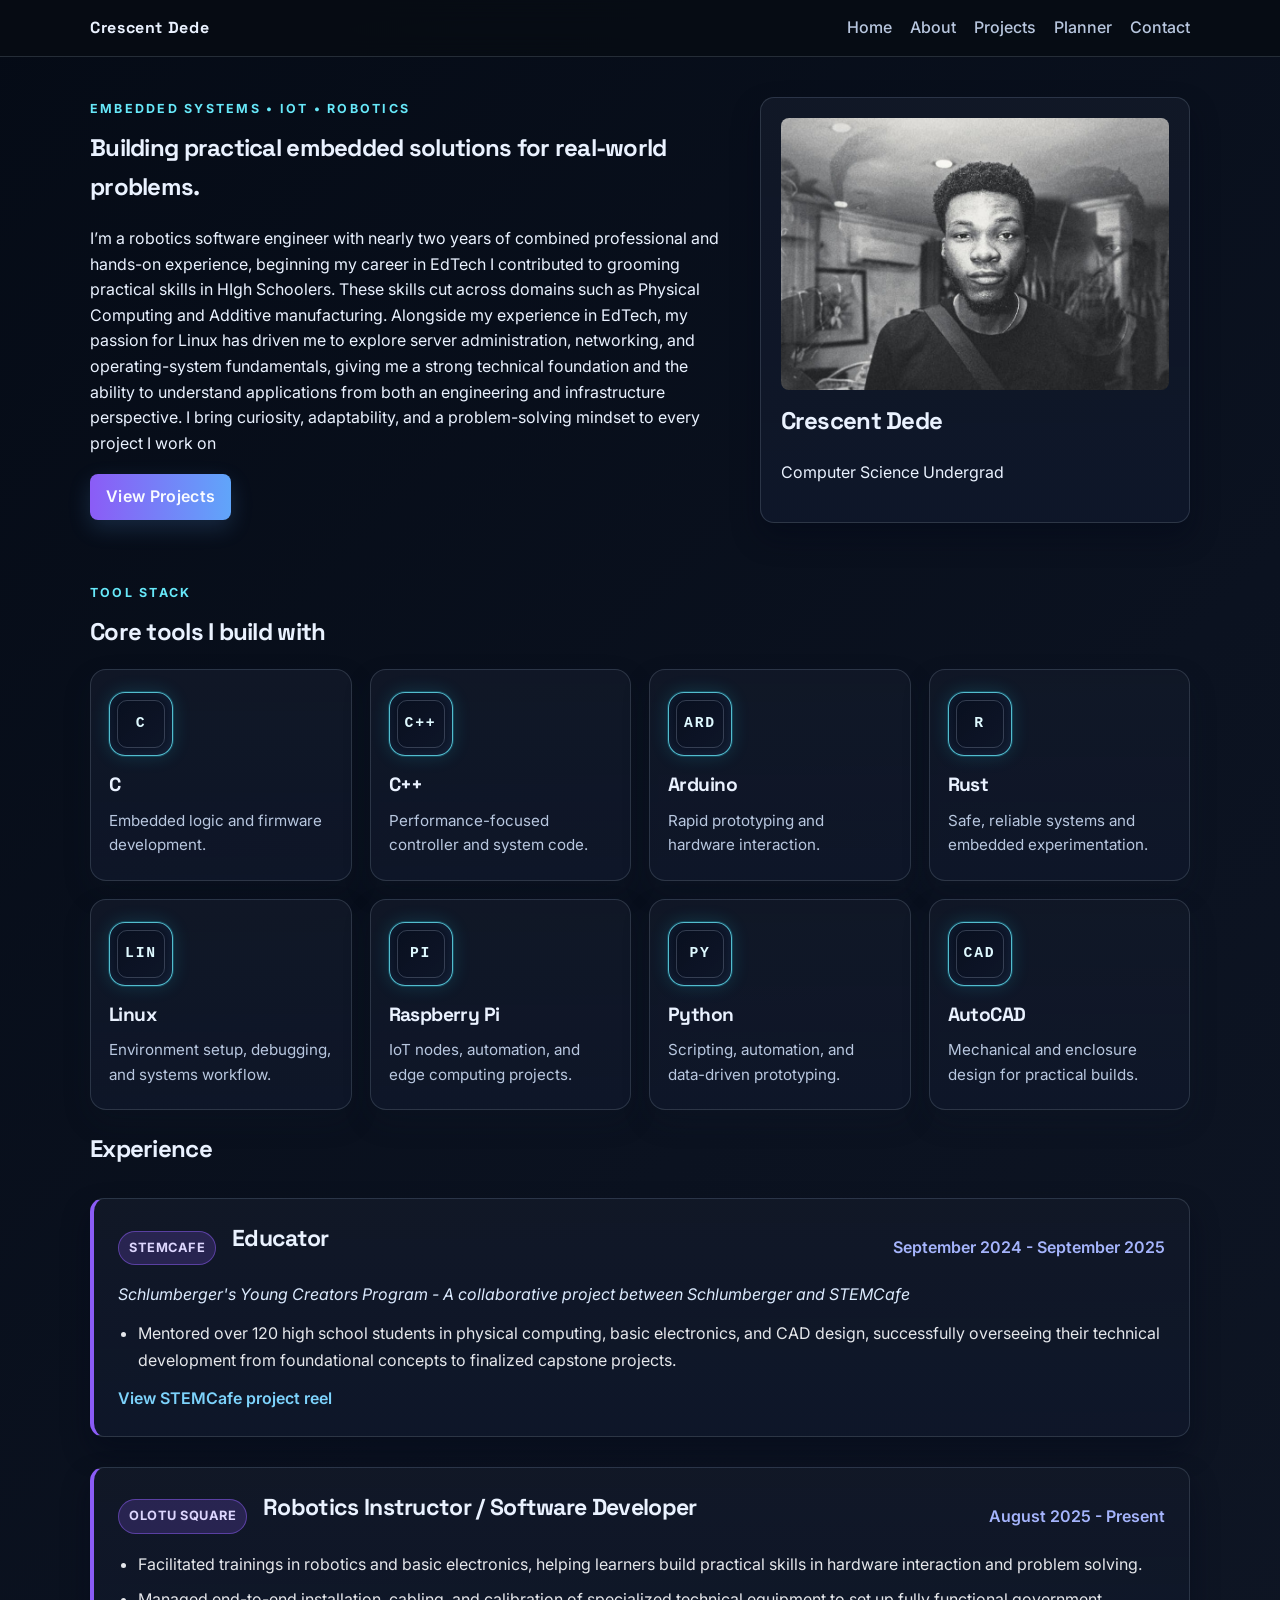
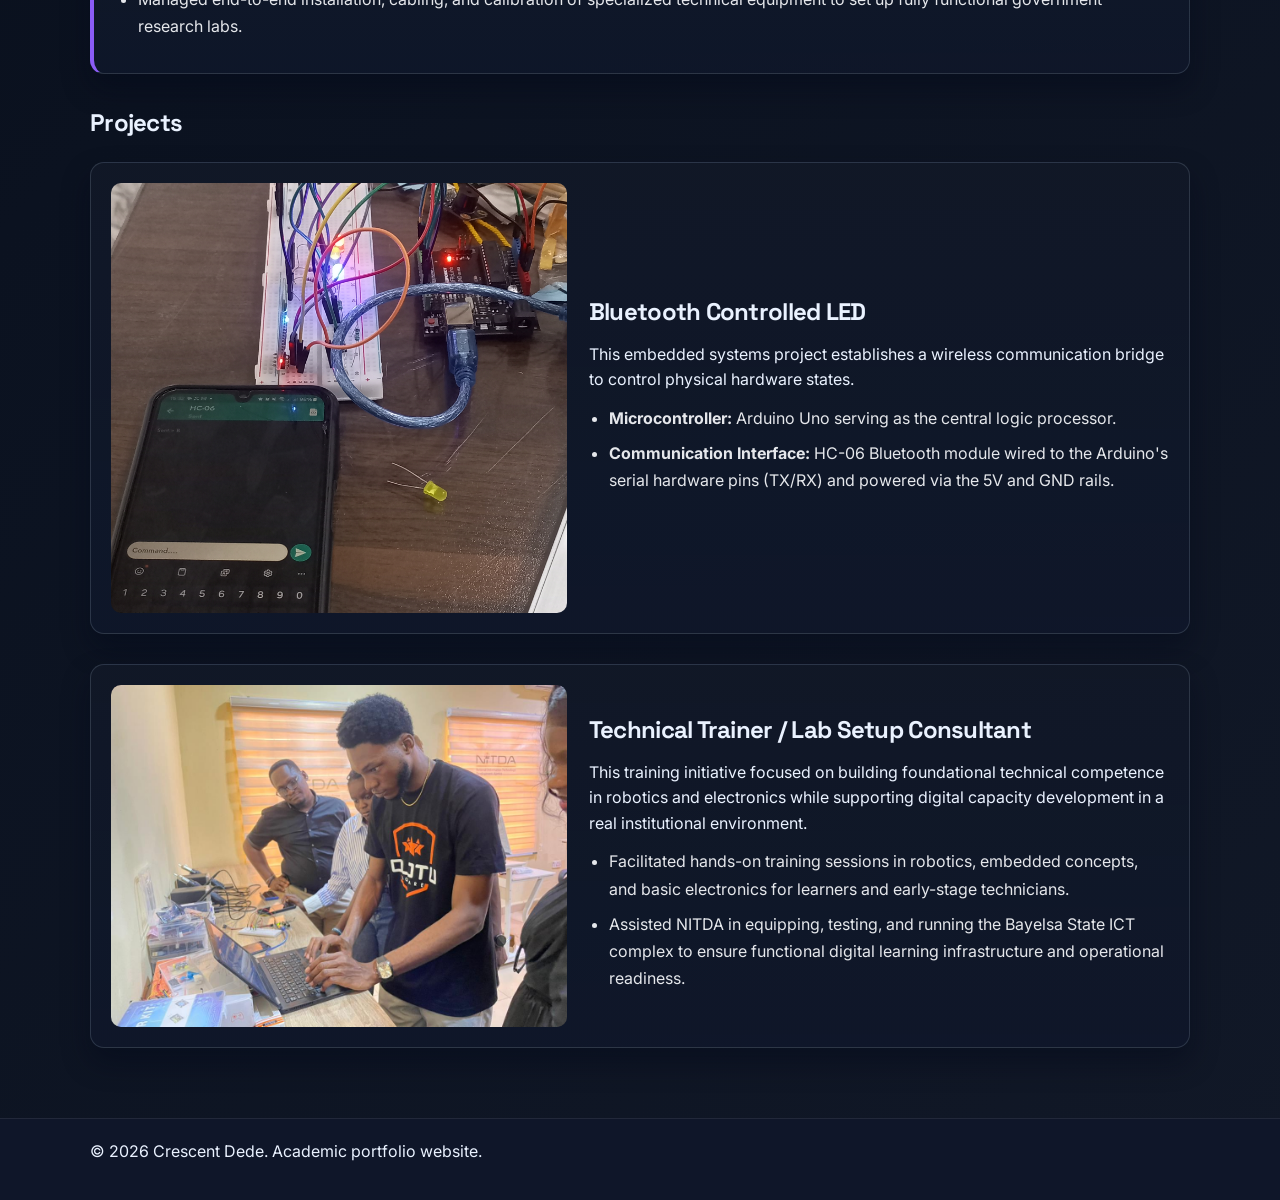
<file: index.html>
<!doctype html>
<html lang="en">
  <head>
    <meta charset="UTF-8" />
    <meta name="viewport" content="width=device-width, initial-scale=1.0" />
    <title>Academic Portfolio</title>
    <link rel="stylesheet" href="styles.css" />
  </head>
  <body>
    <header class="site-header">
      <div class="container nav-wrap">
        <a class="brand" href="index.html">Crescent Dede</a>
        <nav>
          <ul class="nav-links">
            <li><a href="index.html">Home</a></li>
            <li><a href="about.html">About</a></li>
            <li><a href="projects.html">Projects</a></li>
            <li><a href="planner.html">Planner</a></li>
            <li><a href="contact.html">Contact</a></li>
          </ul>
        </nav>
      </div>
    </header>

    <main>
      <section class="hero container">
        <div class="hero-text">
          <p class="eyebrow">Embedded Systems • IoT • Robotics</p>
          <h1>
            Building practical embedded solutions for real-world problems.
          </h1>
          <p>
            I’m a robotics software engineer with nearly two years of combined
            professional and hands-on experience, beginning my career in EdTech
            I contributed to grooming practical skills in HIgh Schoolers. These
            skills cut across domains such as Physical Computing and Additive
            manufacturing. Alongside my experience in EdTech, my passion for
            Linux has driven me to explore server administration, networking,
            and operating-system fundamentals, giving me a strong technical
            foundation and the ability to understand applications from both an
            engineering and infrastructure perspective. I bring curiosity,
            adaptability, and a problem-solving mindset to every project I work
            on
          </p>
          <div class="hero-actions">
            <a class="button" href="#projects">View Projects</a>
          </div>
        </div>
        <div class="hero-card">
          <img
            src="images/WhatsApp-Image-2025-09-03 at 15.49.18_129a0cef.jpg"
            alt="Student portrait"
          />
          <h2>Crescent Dede</h2>
          <p>Computer Science Undergrad</p>
        </div>
      </section>

      <!-- <section class="container grid-section">
        <article class="card">
          <h3>About Me</h3>
          <p>
            I am currently developing my skills in embedded programming, circuit
            design, sensor interfacing, and hardware-software integration, with
            a strong interest in smart systems, automation, and robotics.
          </p>
        </article>
        <article class="card">
          <h3>Current Focus</h3>
          <p id="focus-text">
            Arduino, ESP32, microcontroller programming, embedded C/C++,
            sensors, and practical prototyping.
          </p>
        </article>
        <article class="card">
          <h3>Quick Notes</h3>
          <ul>
            <li>Hands-on hardware projects</li>
            <li>3D design and prototyping</li>
            <li>Real-world embedded builds</li>
          </ul>
        </article>
      </section> -->

      <section class="container tools-section">
        <div class="section-heading">
          <p class="eyebrow">Tool Stack</p>
          <h2>Core tools I build with</h2>
        </div>

        <div class="tool-grid">
          <article class="tool-card">
            <div class="tool-icon"><span>C</span></div>
            <h3>C</h3>
            <p>Embedded logic and firmware development.</p>
          </article>

          <article class="tool-card">
            <div class="tool-icon"><span>C++</span></div>
            <h3>C++</h3>
            <p>Performance-focused controller and system code.</p>
          </article>

          <article class="tool-card">
            <div class="tool-icon"><span>ARD</span></div>
            <h3>Arduino</h3>
            <p>Rapid prototyping and hardware interaction.</p>
          </article>

          <article class="tool-card">
            <div class="tool-icon"><span>R</span></div>
            <h3>Rust</h3>
            <p>Safe, reliable systems and embedded experimentation.</p>
          </article>

          <article class="tool-card">
            <div class="tool-icon"><span>LIN</span></div>
            <h3>Linux</h3>
            <p>Environment setup, debugging, and systems workflow.</p>
          </article>

          <article class="tool-card">
            <div class="tool-icon"><span>PI</span></div>
            <h3>Raspberry Pi</h3>
            <p>IoT nodes, automation, and edge computing projects.</p>
          </article>

          <article class="tool-card">
            <div class="tool-icon"><span>PY</span></div>
            <h3>Python</h3>
            <p>Scripting, automation, and data-driven prototyping.</p>
          </article>

          <article class="tool-card">
            <div class="tool-icon"><span>CAD</span></div>
            <h3>AutoCAD</h3>
            <p>Mechanical and enclosure design for practical builds.</p>
          </article>
        </div>
      </section>

      <section class="container experience-section">
        <h2>Experience</h2>

        <section class="card experience-card">
          <div class="experience-header">
            <span class="pill">STEMCafe</span>
            <h2>Educator</h2>
            <span class="duration">September 2024 - September 2025</span>
          </div>

          <p class="subheading">
            Schlumberger's Young Creators Program - A collaborative project
            between Schlumberger and STEMCafe
          </p>

          <ul class="achievement-list">
            <li>
              Mentored over 120 high school students in physical computing,
              basic electronics, and CAD design, successfully overseeing their
              technical development from foundational concepts to finalized
              capstone projects.
            </li>
          </ul>

          <p class="experience-link-wrap">
            <a
              class="text-link"
              href="https://www.instagram.com/reel/DV8c3tfAKgz/?utm_source=ig_web_copy_link&igsi=MzRlODBiNWFlZA=="
              target="_blank"
              rel="noreferrer"
              >View STEMCafe project reel</a
            >
          </p>
        </section>

        <section class="card experience-card">
          <div class="experience-header">
            <span class="pill">Olotu Square</span>
            <h2>Robotics Instructor / Software Developer</h2>
            <span class="duration">August 2025 - Present</span>
          </div>

          <ul class="achievement-list">
            <li>
              Facilitated trainings in robotics and basic electronics, helping
              learners build practical skills in hardware interaction and
              problem solving.
            </li>
            <li>
              Managed end-to-end installation, cabling, and calibration of
              specialized technical equipment to set up fully functional
              government research labs.
            </li>
          </ul>
        </section>
      </section>

      <section id="projects" class="container media-section">
        <h2>Projects</h2>

        <section class="card project-showcase">
          <div class="project-image-stack">
            <img
              src="./images/IMG_20241206_153203_191.jpg"
              alt="Bluetooth Controlled LED project"
            />
          </div>

          <div class="project-showcase-content">
            <h2>Bluetooth Controlled LED</h2>

            <p>
              This embedded systems project establishes a wireless communication
              bridge to control physical hardware states.
            </p>

            <ul class="achievement-list">
              <li>
                <strong>Microcontroller:</strong> Arduino Uno serving as the
                central logic processor.
              </li>
              <li>
                <strong>Communication Interface:</strong> HC-06 Bluetooth module
                wired to the Arduino's serial hardware pins (TX/RX) and powered
                via the 5V and GND rails.
              </li>
            </ul>
          </div>
        </section>

        <section class="card project-showcase">
          <div class="project-image-stack">
            <img
              src="./images/IMG-20260510-WA0017.jpg"
              alt="Robotics and basic electronics training project"
            />
          </div>

          <div class="project-showcase-content">
            <h2>Technical Trainer / Lab Setup Consultant</h2>

            <p>
              This training initiative focused on building foundational
              technical competence in robotics and electronics while supporting
              digital capacity development in a real institutional environment.
            </p>

            <ul class="achievement-list">
              <li>
                Facilitated hands-on training sessions in robotics, embedded
                concepts, and basic electronics for learners and early-stage
                technicians.
              </li>
              <li>
                Assisted NITDA in equipping, testing, and running the Bayelsa
                State ICT complex to ensure functional digital learning
                infrastructure and operational readiness.
              </li>
            </ul>
          </div>
        </section>
      </section>
    </main>

    <footer>
      <div class="container footer-wrap">
        <p>© 2026 Crescent Dede. Academic portfolio website.</p>
      </div>
    </footer>

    <script src="script.js"></script>
  </body>
</html>
</file>
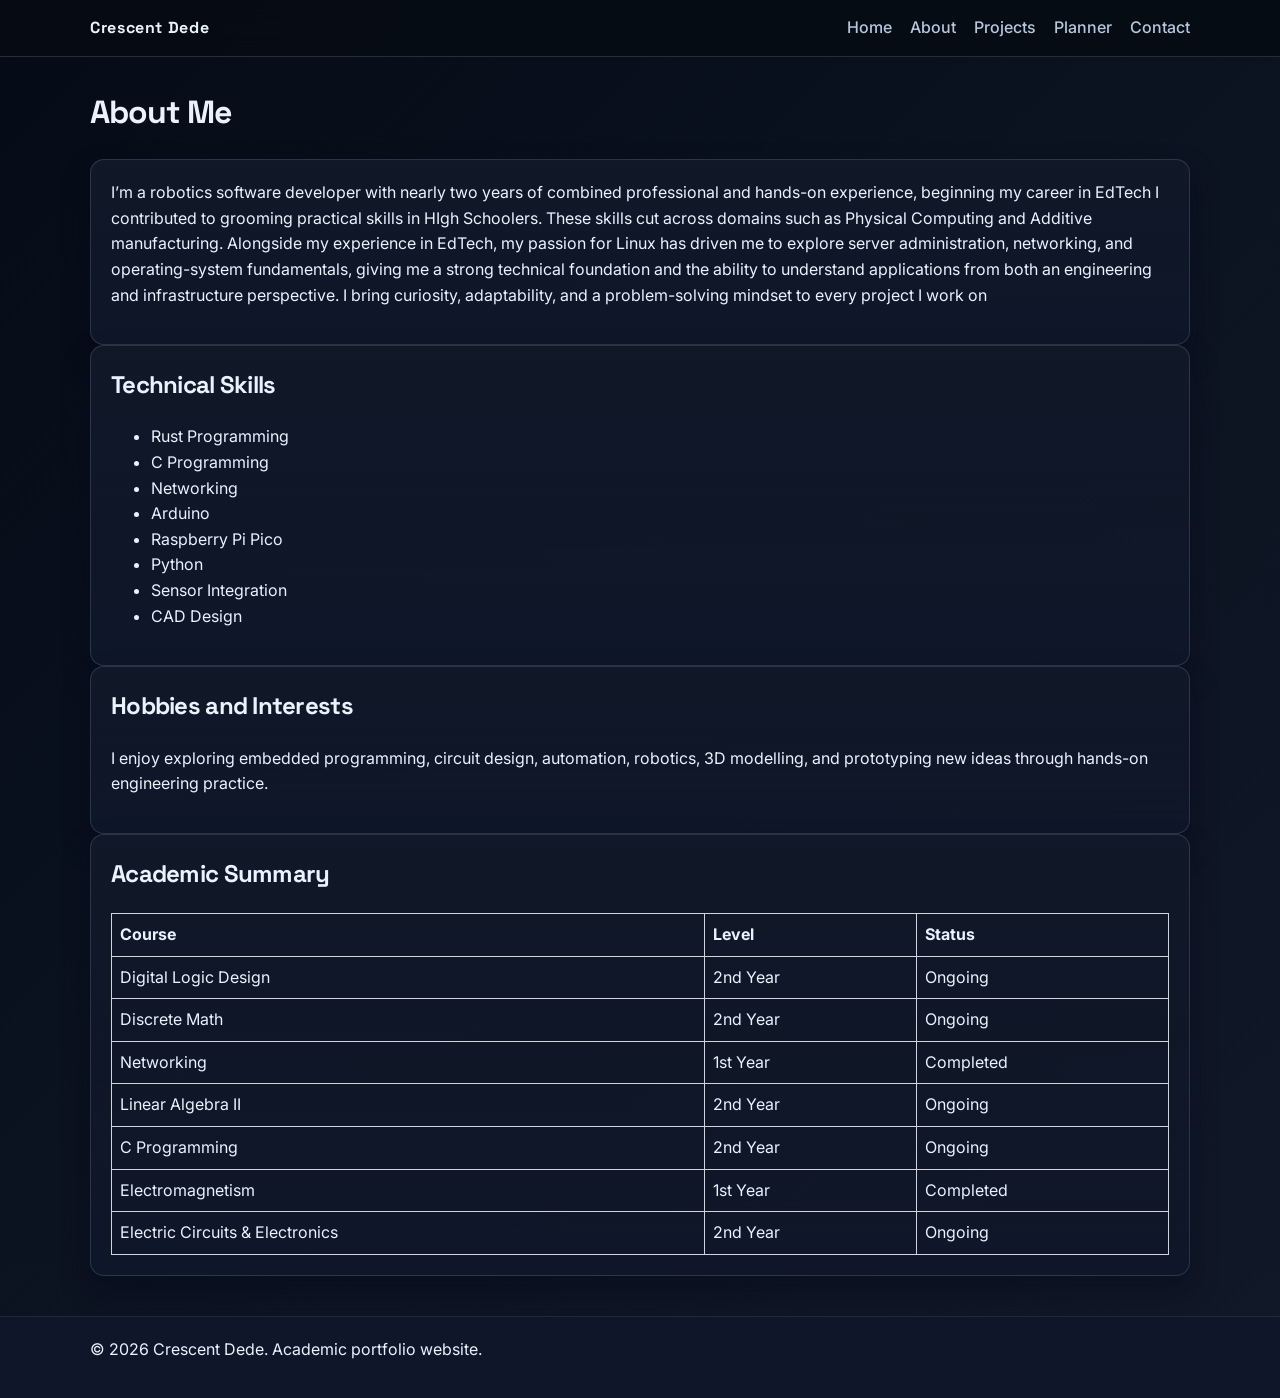
<file: about.html>
<!doctype html>
<html lang="en">
  <head>
    <meta charset="UTF-8" />
    <meta name="viewport" content="width=device-width, initial-scale=1.0" />
    <title>About Me</title>
    <link rel="stylesheet" href="styles.css" />
  </head>
  <body>
    <header class="site-header">
      <div class="container nav-wrap">
        <a class="brand" href="index.html">Crescent Dede</a>
        <nav>
          <ul class="nav-links">
            <li><a href="index.html">Home</a></li>
            <li><a href="about.html">About</a></li>
            <li><a href="projects.html">Projects</a></li>
            <li><a href="planner.html">Planner</a></li>
            <li><a href="contact.html">Contact</a></li>
          </ul>
        </nav>
      </div>
    </header>

    <main class="container page">
      <h1>About Me</h1>
      <section class="card">
        <!-- <h2>Embedded Systems Focus</h2> -->
        <p>
         I’m a robotics software developer with nearly two years of combined professional and hands-on experience, beginning my career in EdTech I contributed to grooming practical skills in HIgh Schoolers. These skills cut across domains such as Physical Computing and Additive manufacturing. Alongside my experience in EdTech, my passion for Linux has driven me to explore server administration, networking, and operating-system fundamentals, giving me a strong technical foundation and the ability to understand applications from both an engineering and infrastructure perspective. I bring curiosity, adaptability, and a problem-solving mindset to every project I work on

        </p>
      </section>

     
      <section class="card">
        <h2>Technical Skills</h2>
        <ul>
          <li>Rust Programming</li>
          <li>C Programming</li>
          <li>Networking</li>
          <li>Arduino</li>
          <li>Raspberry Pi Pico</li>
          <li>Python</li>
          <li>Sensor Integration</li>
          <li>CAD Design</li>
        </ul>
      </section>

      <section class="card">
        <h2>Hobbies and Interests</h2>
        <p>
          I enjoy exploring embedded programming, circuit design, automation,
          robotics, 3D modelling, and prototyping new ideas through hands-on
          engineering practice.
        </p>
      </section>

      <section class="card">
        <h2>Academic Summary</h2>
        <table>
          <thead>
            <tr>
              <th>Course</th>
              <th>Level</th>
              <th>Status</th>
            </tr>
          </thead>
          <tbody>
            <tr>
              <td>Digital Logic Design</td>
              <td>2nd Year</td>
              <td>Ongoing</td>
            </tr>
            <tr>
              <td>Discrete Math</td>
              <td>2nd Year</td>
              <td>Ongoing</td>
            </tr>
            <tr>
              <td>Networking</td>
              <td>1st Year</td>
              <td>Completed</td>
            </tr>
            <tr>
              <td>Linear Algebra II</td>
              <td>2nd Year</td>
              <td>Ongoing</td>
            </tr>
            <tr>
              <td>C Programming</td>
              <td>2nd Year</td>
              <td>Ongoing</td>
            </tr>
            <tr>
              <td>Electromagnetism</td>
              <td>1st Year</td>
              <td>Completed</td>
            </tr>
            <tr>
              <td>Electric Circuits & Electronics</td>
              <td>2nd Year</td>
              <td>Ongoing</td>
            </tr>
          </tbody>
        </table>
      </section>
    </main>

    <footer>
      <div class="container footer-wrap">
        <p>© 2026 Crescent Dede. Academic portfolio website.</p>
      </div>
    </footer>
  </body>
</html>
</file>
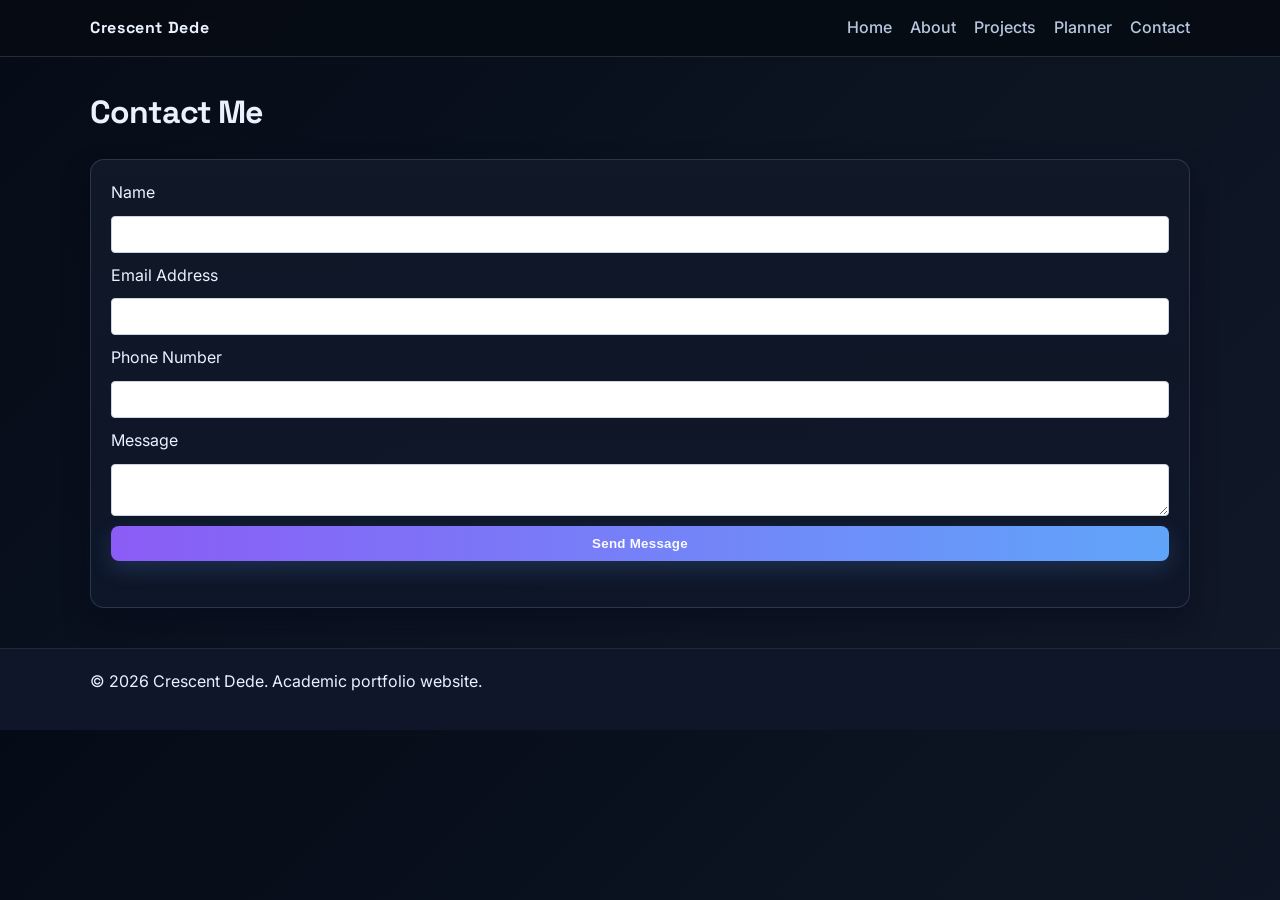
<file: contact.html>
<!doctype html>
<html lang="en">
  <head>
    <meta charset="UTF-8" />
    <meta name="viewport" content="width=device-width, initial-scale=1.0" />
    <title>Contact</title>
    <link rel="stylesheet" href="styles.css" />
  </head>
  <body>
    <header class="site-header">
      <div class="container nav-wrap">
        <a class="brand" href="index.html">Crescent Dede</a>
        <nav>
          <ul class="nav-links">
            <li><a href="index.html">Home</a></li>
            <li><a href="about.html">About</a></li>
            <li><a href="projects.html">Projects</a></li>
            <li><a href="planner.html">Planner</a></li>
            <li><a href="contact.html">Contact</a></li>
          </ul>
        </nav>
      </div>
    </header>

    <main class="container page">
      <h1>Contact Me</h1>
      <section class="card">
        <form id="contact-form" novalidate>
          <label for="name">Name</label>
          <input type="text" id="name" name="name" />

          <label for="email">Email Address</label>
          <input type="email" id="email" name="email" />

          <label for="phone">Phone Number</label>
          <input type="text" id="phone" name="phone" />

          <label for="message">Message</label>
          <textarea id="message" name="message"></textarea>

          <button type="submit">Send Message</button>
          <p id="form-message" class="form-message"></p>
        </form>
      </section>
    </main>

    <footer>
      <div class="container footer-wrap">
        <p>© 2026 Crescent Dede. Academic portfolio website.</p>
      </div>
    </footer>

    <script src="script.js"></script>
  </body>
</html>
</file>
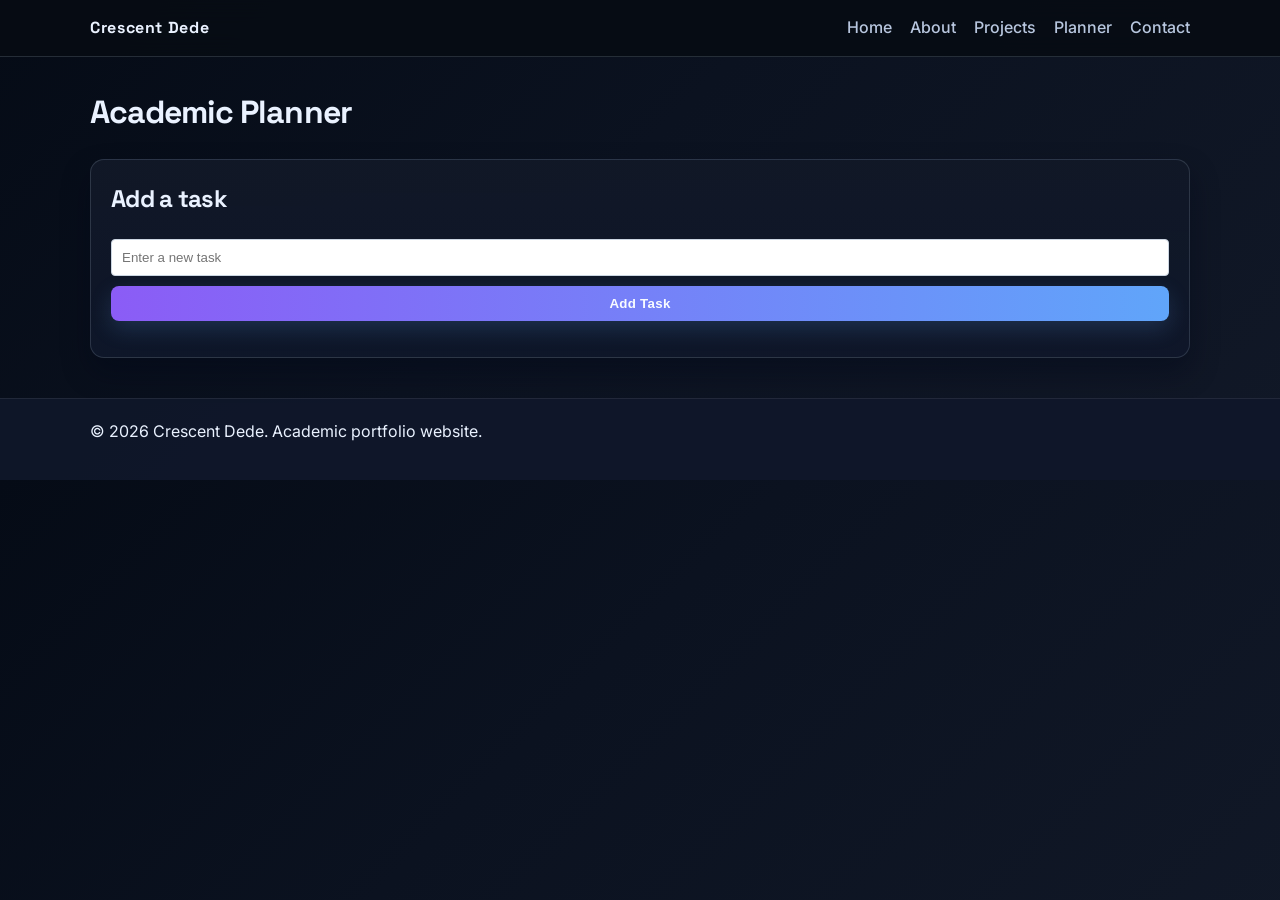
<file: planner.html>
<!doctype html>
<html lang="en">
  <head>
    <meta charset="UTF-8" />
    <meta name="viewport" content="width=device-width, initial-scale=1.0" />
    <title>Academic Planner</title>
    <link rel="stylesheet" href="styles.css" />
  </head>
  <body>
    <header class="site-header">
      <div class="container nav-wrap">
        <a class="brand" href="index.html">Crescent Dede</a>
        <nav>
          <ul class="nav-links">
            <li><a href="index.html">Home</a></li>
            <li><a href="about.html">About</a></li>
            <li><a href="projects.html">Projects</a></li>
            <li><a href="planner.html">Planner</a></li>
            <li><a href="contact.html">Contact</a></li>
          </ul>
        </nav>
      </div>
    </header>

    <main class="container page">
      <h1>Academic Planner</h1>
      <section class="card planner-box">
        <h2>Add a task</h2>
        <form id="task-form">
          <input type="text" id="task-input" placeholder="Enter a new task" />
          <button type="submit">Add Task</button>
        </form>
        <ul id="task-list"></ul>
      </section>
    </main>

    <footer>
      <div class="container footer-wrap">
        <p>© 2026 Crescent Dede. Academic portfolio website.</p>
      </div>
    </footer>

    <script src="script.js"></script>
  </body>
</html>
</file>
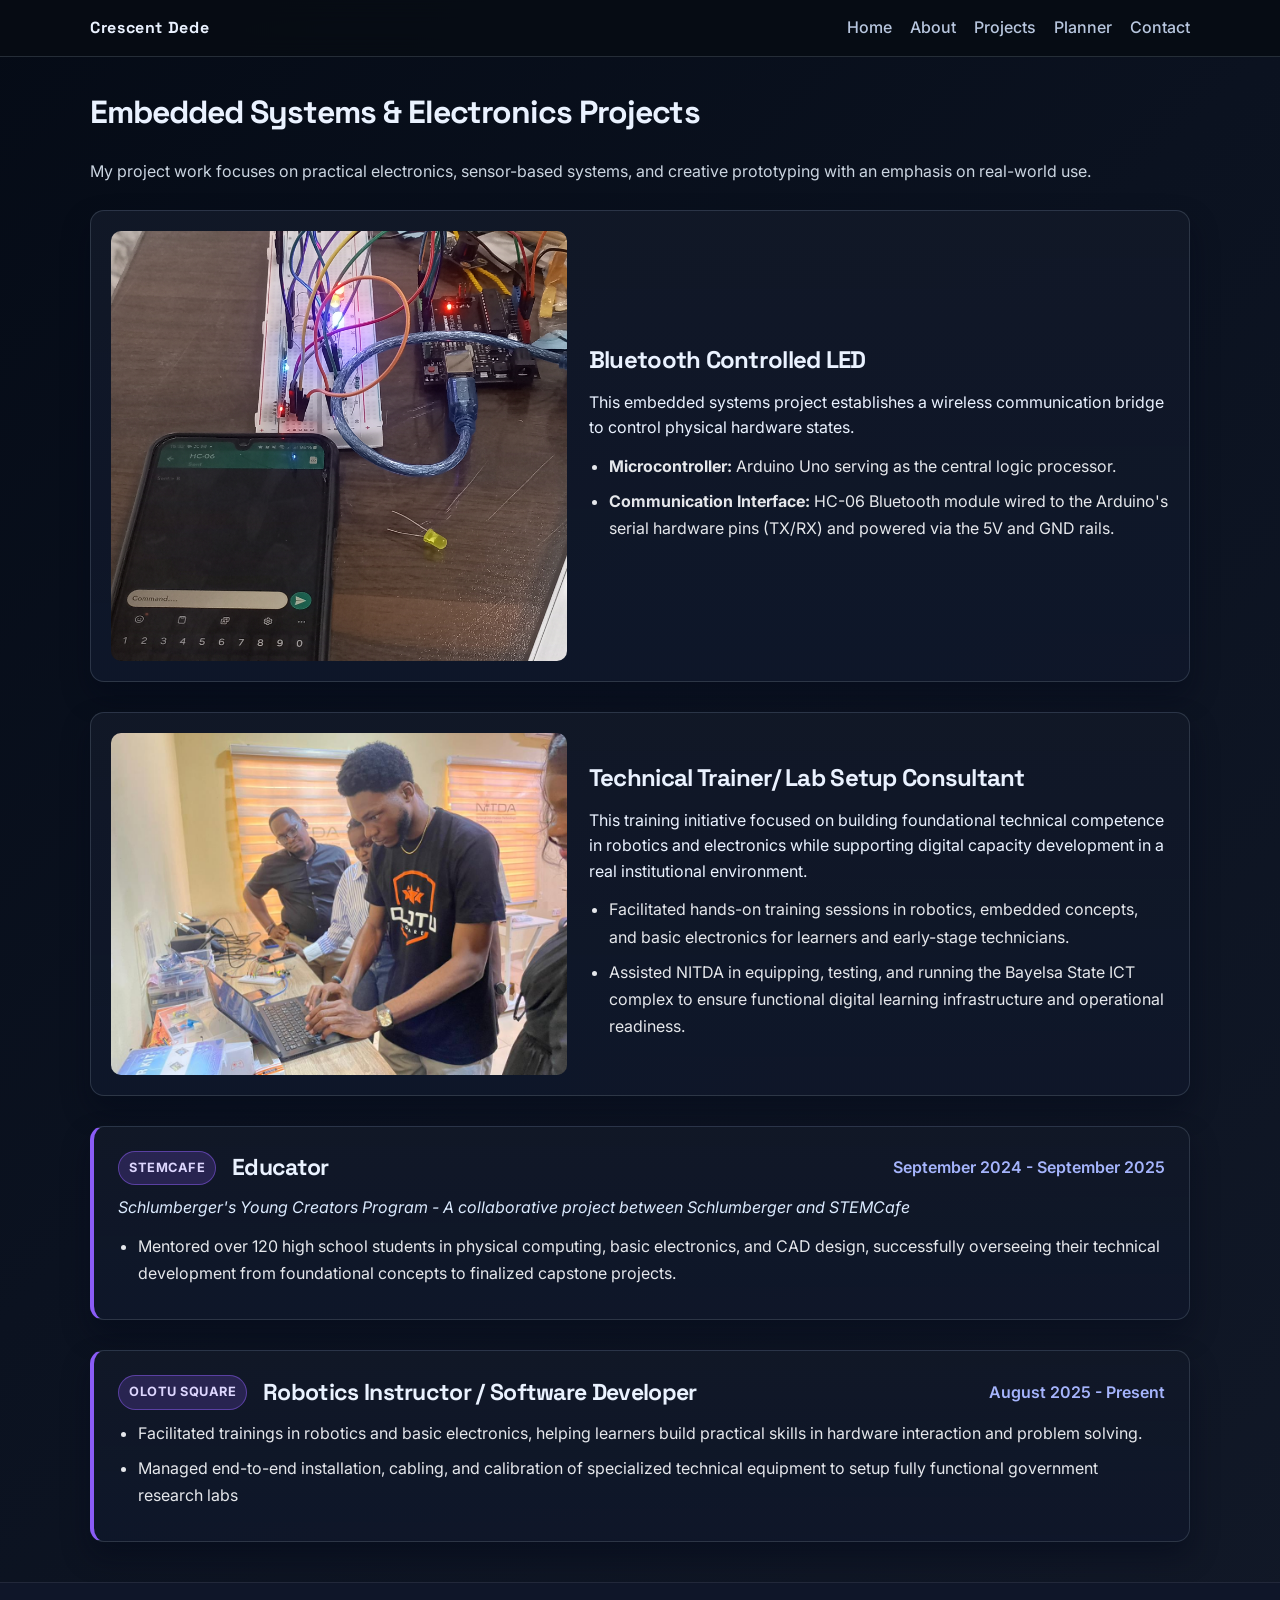
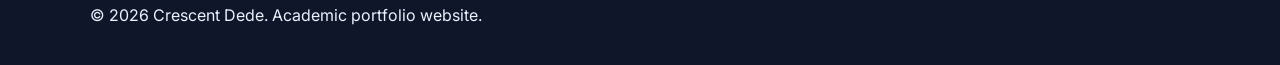
<file: projects.html>
<!doctype html>
<html lang="en">
  <head>
    <meta charset="UTF-8" />
    <meta name="viewport" content="width=device-width, initial-scale=1.0" />
    <title>Projects</title>
    <link rel="stylesheet" href="styles.css" />
  </head>
  <body>
    <header class="site-header">
      <div class="container nav-wrap">
        <a class="brand" href="index.html">Crescent Dede</a>
        <nav>
          <ul class="nav-links">
            <li><a href="index.html">Home</a></li>
            <li><a href="about.html">About</a></li>
            <li><a href="projects.html">Projects</a></li>
            <li><a href="planner.html">Planner</a></li>
            <li><a href="contact.html">Contact</a></li>
          </ul>
        </nav>
      </div>
    </header>

    <main class="container page">
      <h1>Embedded Systems & Electronics Projects</h1>
      <p class="page-intro">
        My project work focuses on practical electronics, sensor-based systems,
        and creative prototyping with an emphasis on real-world use.
      </p>

      <section class="card project-showcase">
        <div class="project-image-stack">
          <img
            src="./images/IMG_20241206_153203_191.jpg"
            alt="Bluetooth Controlled LED project"
          />
        </div>

        <div class="project-showcase-content">
          <h2>Bluetooth Controlled LED</h2>

          <p>
            This embedded systems project establishes a wireless communication
            bridge to control physical hardware states.
          </p>

          <ul class="achievement-list">
            <li>
              <strong>Microcontroller:</strong> Arduino Uno serving as the
              central logic processor.
            </li>
            <li>
              <strong>Communication Interface:</strong> HC-06 Bluetooth module
              wired to the Arduino's serial hardware pins (TX/RX) and powered
              via the 5V and GND rails.
            </li>
          </ul>
        </div>
      </section>

      <section class="card project-showcase">
        <div class="project-image-stack">
          <img
            src="./images/IMG-20260510-WA0017.jpg"
            alt="Robotics and basic electronics training project"
          />
        </div>

        <div class="project-showcase-content">
          <h2>Technical Trainer/ Lab Setup Consultant</h2>

          <p>
            This training initiative focused on building foundational technical
            competence in robotics and electronics while supporting digital
            capacity development in a real institutional environment.
          </p>

          <ul class="achievement-list">
            <li>
              Facilitated hands-on training sessions in robotics, embedded
              concepts, and basic electronics for learners and early-stage
              technicians.
            </li>
            <li>
              Assisted NITDA in equipping, testing, and running the Bayelsa
              State ICT complex to ensure functional digital learning
              infrastructure and operational readiness.
            </li>
          </ul>
        </div>
      </section>

      <section class="card experience-card">
        <div class="experience-header">
          <span class="pill">STEMCafe</span>
          <h2>Educator</h2>
          <span class="duration">September 2024 - September 2025</span>
        </div>

        <p class="subheading">
          Schlumberger's Young Creators Program - A collaborative project
          between Schlumberger and STEMCafe
        </p>

        <ul class="achievement-list">
          <li>
            Mentored over 120 high school students in physical computing, basic
            electronics, and CAD design, successfully overseeing their technical
            development from foundational concepts to finalized capstone
            projects.
          </li>
        </ul>
      </section>

      <section class="card experience-card">
        <div class="experience-header">
          <span class="pill">Olotu Square</span>
          <h2>Robotics Instructor / Software Developer</h2>
          <span class="duration">August 2025 - Present</span>
        </div>

        <ul class="achievement-list">
          <li>
            Facilitated trainings in robotics and basic electronics, helping
            learners build practical skills in hardware interaction and problem
            solving.
          </li>
          <li>
            Managed end-to-end installation, cabling, and calibration of
            specialized technical equipment to setup fully functional government
            research labs
          </li>
        </ul>
      </section>
    </main>

    <footer>
      <div class="container footer-wrap">
        <p>© 2026 Crescent Dede. Academic portfolio website.</p>
      </div>
    </footer>
  </body>
</html>
</file>
<file: styles.css>
@import url("https://fonts.googleapis.com/css2?family=Inter:wght@400;500;600;700;800&family=Space+Grotesk:wght@500;600;700&display=swap");

:root {
  --bg-950: #050b16;
  --bg-900: #0b1220;
  --bg-800: #111827;
  --panel: rgba(15, 23, 42, 0.92);
  --panel-strong: rgba(17, 24, 39, 0.98);
  --panel-soft: rgba(15, 23, 42, 0.7);
  --text: #eaf2ff;
  --muted: #b8c7df;
  --primary: #67e8f9;
  --secondary: #8b5cf6;
  --accent: #60a5fa;
  --border: rgba(148, 163, 184, 0.22);
  --shadow: rgba(2, 6, 23, 0.42);
}

body {
  margin: 0;
  font-family: "Inter", "Segoe UI", sans-serif;
  line-height: 1.6;
  color: var(--text);
  background: linear-gradient(
    135deg,
    var(--bg-950),
    var(--bg-900) 45%,
    var(--bg-800)
  );
}

h1,
h2,
h3,
.brand {
  font-family: "Space Grotesk", "Inter", sans-serif;
  letter-spacing: -0.03em;
}

h1,
h2,
h3,
p {
  margin-top: 0;
}

img,
video {
  max-width: 100%;
  display: block;
}

.container {
  width: min(1100px, 90%);
  margin: 0 auto;
}

.site-header {
  background: rgba(7, 12, 20, 0.92);
  padding: 15px 0;
  border-bottom: 1px solid var(--border);
  backdrop-filter: blur(12px);
}

.nav-wrap,
.footer-wrap {
  display: flex;
  justify-content: space-between;
  align-items: center;
}

.brand {
  text-decoration: none;
  font-weight: 700;
  color: var(--text);
  letter-spacing: 0.04em;
}

.nav-links {
  list-style: none;
  display: flex;
  gap: 18px;
  padding: 0;
  margin: 0;
}

.nav-links a {
  text-decoration: none;
  color: var(--muted);
  font-weight: 500;
  transition: color 0.2s ease;
}

.nav-links a:hover {
  color: var(--primary);
}

.hero {
  display: grid;
  grid-template-columns: 1.2fr 0.8fr;
  gap: 24px;
  padding: 40px 0;
  align-items: center;
}

.hero-actions {
  display: flex;
  flex-wrap: wrap;
  gap: 12px;
  margin-top: 18px;
}

.hero-card,
.card {
  background: linear-gradient(180deg, var(--panel-strong), var(--panel));
  padding: 20px;
  border: 1px solid var(--border);
  border-radius: 14px;
  box-shadow: 0 14px 28px var(--shadow);
}

.hero-card img {
  border-radius: 8px;
  margin-bottom: 12px;
}

.button,
button {
  display: inline-block;
  background: linear-gradient(90deg, var(--secondary), var(--accent));
  color: #f8fbff;
  border: none;
  padding: 10px 16px;
  border-radius: 8px;
  text-decoration: none;
  cursor: pointer;
  font-weight: 600;
  letter-spacing: 0.02em;
  transition:
    transform 0.2s ease,
    box-shadow 0.2s ease,
    background 0.3s ease;
  box-shadow: 0 8px 22px rgba(96, 165, 250, 0.18);
}

.secondary-button {
  background: linear-gradient(90deg, var(--primary), var(--accent));
}

.button:hover,
button:hover {
  background: linear-gradient(90deg, #7c3aed, #60a5fa);
  transform: translateY(-1px);
  box-shadow: 0 10px 24px rgba(139, 92, 246, 0.26);
}

.secondary-button:hover {
  background: linear-gradient(90deg, #22d3ee, #3b82f6);
}

.grid-section,
.project-grid {
  display: grid;
  grid-template-columns: repeat(3, 1fr);
  gap: 20px;
  padding-bottom: 30px;
}

.page {
  padding: 30px 0 40px;
}

.page-intro {
  margin-bottom: 25px;
  color: #cbd5e1;
}

.project-card img {
  margin-bottom: 12px;
  border-radius: 6px;
}

.project-showcase {
  display: grid;
  grid-template-columns: 1.1fr 1.4fr;
  gap: 22px;
  align-items: center;
  margin-bottom: 30px;
  padding: 20px;
}

.project-image-stack {
  display: grid;
  grid-template-columns: 1fr;
  gap: 12px;
}

.project-showcase img {
  width: 100%;
  max-height: 430px;
  object-fit: cover;
  border-radius: 10px;
}

.project-showcase-content h2 {
  margin-top: 0;
  margin-bottom: 10px;
}

.project-showcase-content p {
  margin-bottom: 12px;
}

.experience-card {
  margin-top: 30px;
  padding: 24px;
  border-left: 4px solid #8b5cf6;
}

.experience-header {
  display: grid;
  grid-template-columns: auto minmax(0, 1fr) auto;
  align-items: center;
  gap: 10px 16px;
  margin-bottom: 10px;
}

.pill {
  display: inline-block;
  background: rgba(139, 92, 246, 0.2);
  border: 1px solid rgba(139, 92, 246, 0.5);
  color: #ddd6fe;
  padding: 6px 10px;
  border-radius: 999px;
  font-size: 0.8rem;
  letter-spacing: 0.04em;
  text-transform: uppercase;
  font-weight: 700;
  justify-self: start;
}

.experience-header h2 {
  margin: 0;
  font-size: clamp(1.15rem, 1.8vw, 1.6rem);
  line-height: 1.35;
}

.duration {
  color: #a5b4fc;
  font-weight: 600;
  white-space: nowrap;
  justify-self: end;
}

.subheading {
  margin: 0 0 12px;
  color: #dbeafe;
  font-style: italic;
}

.achievement-list {
  margin: 0;
  padding-left: 20px;
  color: #e5e7eb;
}

.achievement-list li {
  margin-bottom: 8px;
  line-height: 1.7;
}

.experience-link-wrap {
  margin-top: 12px;
  margin-bottom: 0;
}

.tools-section {
  padding: 20px 0 10px;
}

.section-heading {
  margin-bottom: 18px;
}

.section-heading h2 {
  margin: 0;
}

.tool-grid {
  display: grid;
  grid-template-columns: repeat(4, minmax(0, 1fr));
  gap: 18px;
}

.tool-card {
  background: linear-gradient(
    180deg,
    rgba(17, 24, 39, 0.95),
    rgba(15, 23, 42, 0.86)
  );
  border: 1px solid var(--border);
  border-radius: 16px;
  padding: 22px 18px;
  box-shadow: 0 12px 28px rgba(15, 23, 42, 0.2);
  transition:
    transform 0.2s ease,
    border-color 0.2s ease,
    box-shadow 0.2s ease;
}

.tool-card:hover {
  transform: translateY(-4px);
  border-color: rgba(103, 232, 249, 0.7);
  box-shadow: 0 14px 30px rgba(34, 211, 238, 0.12);
}

.tool-icon {
  position: relative;
  width: 62px;
  height: 62px;
  border-radius: 16px;
  display: grid;
  place-items: center;
  margin-bottom: 14px;
  background: linear-gradient(
    135deg,
    rgba(8, 15, 30, 0.95),
    rgba(15, 23, 42, 0.9)
  );
  border: 1px solid rgba(103, 232, 249, 0.8);
  color: #dff9ff;
  box-shadow:
    0 0 0 1px rgba(34, 211, 238, 0.2),
    0 0 18px rgba(34, 211, 238, 0.18),
    inset 0 0 12px rgba(96, 165, 250, 0.12);
  overflow: hidden;
}

.tool-icon::before {
  content: "";
  position: absolute;
  inset: 7px;
  border: 1px solid rgba(148, 163, 184, 0.3);
  border-radius: 10px;
}

.tool-icon span {
  position: relative;
  z-index: 1;
  font-size: 0.92rem;
  letter-spacing: 0.12em;
  font-weight: 800;
  text-transform: uppercase;
  font-family: "Segoe UI", "Consolas", monospace;
}

.tool-card h3 {
  margin: 0 0 8px;
  font-size: 1.2rem;
  color: var(--text);
}

.tool-card p {
  margin: 0;
  color: var(--muted);
  font-size: 0.95rem;
  line-height: 1.6;
}

.eyebrow {
  font-size: 0.78rem;
  letter-spacing: 0.18em;
  text-transform: uppercase;
  color: var(--primary);
  font-weight: 700;
  margin-bottom: 10px;
}

.experience-section {
  padding: 10px 0 30px;
}

.experience-section h2 {
  margin-bottom: 18px;
}

.media-grid {
  display: grid;
  grid-template-columns: repeat(2, minmax(0, 1fr));
  gap: 20px;
}

.text-link {
  color: #7dd3fc;
  font-weight: 600;
  text-decoration: none;
}

.text-link:hover {
  text-decoration: underline;
}

table {
  width: 100%;
  border-collapse: collapse;
}

th,
td {
  border: 1px solid #d1d5db;
  padding: 8px;
  text-align: left;
}

form {
  display: flex;
  flex-direction: column;
  gap: 10px;
}

input,
textarea {
  padding: 10px;
  border: 1px solid #cbd5e1;
  border-radius: 4px;
}

.form-message {
  color: #b91c1c;
}

#task-list {
  list-style: none;
  padding: 0;
}

#task-list li {
  display: flex;
  justify-content: space-between;
  align-items: center;
  padding: 10px 0;
  border-bottom: 1px solid #e5e7eb;
}

#task-list li.completed span {
  text-decoration: line-through;
  color: #6b7280;
}

.media-section {
  padding-bottom: 40px;
}

footer {
  background: rgba(15, 23, 42, 0.95);
  padding: 20px 0;
  border-top: 1px solid rgba(255, 255, 255, 0.08);
}

@media (max-width: 768px) {
  .hero,
  .grid-section,
  .project-grid,
  .media-grid,
  .tool-grid {
    grid-template-columns: 1fr;
  }

  .experience-header {
    grid-template-columns: 1fr;
    align-items: start;
  }

  .duration {
    justify-self: start;
    white-space: normal;
  }

  .nav-wrap,
  .footer-wrap {
    flex-direction: column;
    gap: 10px;
  }
}
</file>
